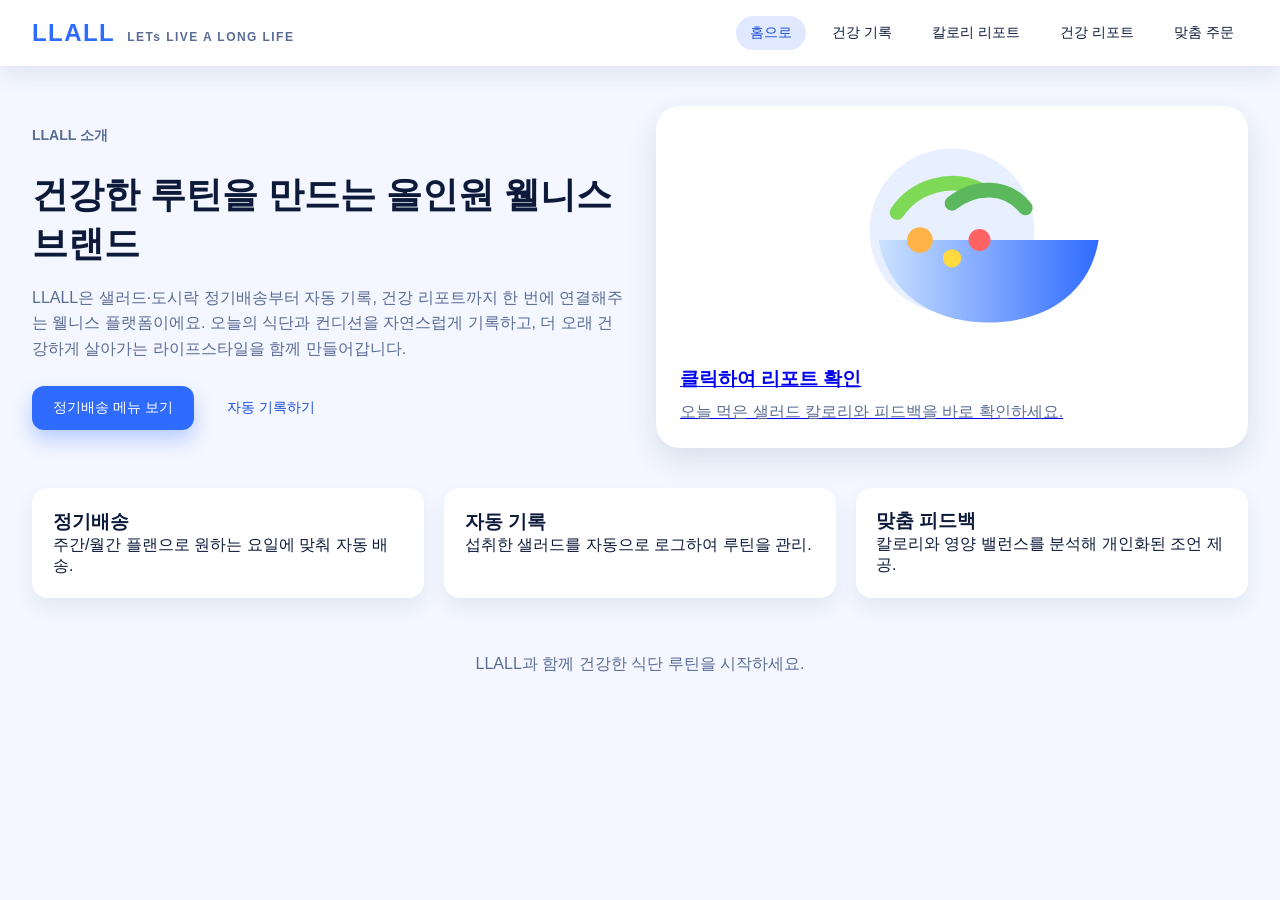
<file: index.html>
<!DOCTYPE html>
<html lang="ko">
  <head>
    <meta charset="UTF-8" />
    <meta name="viewport" content="width=device-width, initial-scale=1.0" />
    <title>LLALL 샐러드 정기배송</title>
    <link rel="stylesheet" href="styles.css" />
  </head>
  <body>
    <header class="top-bar">
      <div class="brand">
        LLALL
        <span class="brand-tagline">LETs LIVE A LONG LIFE</span>
      </div>
      <nav class="nav">
        <a class="nav-link active" href="index.html">홈으로</a>
        <a class="nav-link" href="health.html">건강 기록</a>
        <a class="nav-link" href="report.html">칼로리 리포트</a>
        <a class="nav-link" href="health-report.html">건강 리포트</a>
        <a class="nav-link" href="order.html">맞춤 주문</a>
      </nav>
    </header>

    <main>
      <section class="page active">
        <div class="hero">
          <div class="hero-text">
            <p class="eyebrow">LLALL 소개</p>
            <h1>건강한 루틴을 만드는 올인원 웰니스 브랜드</h1>
            <p>
              LLALL은 샐러드·도시락 정기배송부터 자동 기록, 건강 리포트까지 한
              번에 연결해주는 웰니스 플랫폼이에요. 오늘의 식단과 컨디션을
              자연스럽게 기록하고, 더 오래 건강하게 살아가는 라이프스타일을
              함께 만들어갑니다.
            </p>
            <div class="hero-actions">
              <button class="button primary toggle-button" data-toggle="delivery">
                정기배송 메뉴 보기
              </button>
              <button class="button ghost toggle-button" data-toggle="auto-log">
                자동 기록하기
              </button>
            </div>
          </div>
          <a class="salad-card" href="report.html" aria-label="샐러드 리포트 보기">
            <svg viewBox="0 0 240 240" role="img" aria-labelledby="saladTitle">
              <title id="saladTitle">신선한 샐러드 그림</title>
              <defs>
                <linearGradient id="bowl" x1="0" x2="1">
                  <stop offset="0" stop-color="#cbe2ff" />
                  <stop offset="1" stop-color="#2f6bff" />
                </linearGradient>
              </defs>
              <circle cx="120" cy="110" r="90" fill="#e8f0ff" />
              <path
                d="M40 120c10 60 60 90 120 90s110-30 120-90"
                fill="url(#bowl)"
              />
              <path
                d="M60 90c20-30 60-40 90-25"
                fill="none"
                stroke="#7ed957"
                stroke-width="16"
                stroke-linecap="round"
              />
              <path
                d="M120 80c25-20 60-20 80 5"
                fill="none"
                stroke="#5cb85c"
                stroke-width="16"
                stroke-linecap="round"
              />
              <circle cx="85" cy="120" r="14" fill="#ffb347" />
              <circle cx="150" cy="120" r="12" fill="#ff6363" />
              <circle cx="120" cy="140" r="10" fill="#ffd93d" />
            </svg>
            <div class="salad-info">
              <h3>클릭하여 리포트 확인</h3>
              <p>오늘 먹은 샐러드 칼로리와 피드백을 바로 확인하세요.</p>
            </div>
          </a>
        </div>
        <div class="feature-grid">
          <div class="feature link-card">
            <h3>정기배송</h3>
            <p>주간/월간 플랜으로 원하는 요일에 맞춰 자동 배송.</p>
          </div>
          <div class="feature link-card">
            <h3>자동 기록</h3>
            <p>섭취한 샐러드를 자동으로 로그하여 루틴을 관리.</p>
          </div>
          <div class="feature">
            <h3>맞춤 피드백</h3>
            <p>칼로리와 영양 밸런스를 분석해 개인화된 조언 제공.</p>
          </div>
        </div>

        <div class="sub-section" id="delivery" aria-live="polite">
          <div class="section-header">
            <h2>정기배송 샐러드 &amp; 도시락 리스트</h2>
            <p>선택한 메뉴는 주간 배송 플랜에 자동으로 담겨요.</p>
          </div>
          <div class="menu-grid">
            <article class="menu-card link-card">
              <h3>클래식 그린 샐러드</h3>
              <p>로메인 + 방울토마토 + 발사믹</p>
              <span>280 kcal</span>
            </article>
            <article class="menu-card link-card">
              <h3>치킨 프로틴 도시락</h3>
              <p>닭가슴살 + 현미 + 구운 야채</p>
              <span>520 kcal</span>
            </article>
            <article class="menu-card link-card">
              <h3>비건 컬러 샐러드</h3>
              <p>퀴노아 + 아보카도 + 렌틸</p>
              <span>340 kcal</span>
            </article>
            <article class="menu-card link-card">
              <h3>연어 오메가 도시락</h3>
              <p>연어 + 브로콜리 + 고구마</p>
              <span>480 kcal</span>
            </article>
          </div>
        </div>

        <div class="sub-section" id="auto-log" aria-live="polite">
          <div class="section-header">
            <h2>오늘 먹은 샐러드 체크</h2>
            <p>오늘 섭취한 메뉴를 선택하면 자동 기록이 저장됩니다.</p>
          </div>
          <div class="log-grid">
            <label class="log-card link-card">
              <input type="checkbox" />
              <div>
                <h3>클래식 그린 샐러드</h3>
                <p>신선한 채소와 가벼운 드레싱</p>
              </div>
            </label>
            <label class="log-card link-card">
              <input type="checkbox" />
              <div>
                <h3>치킨 프로틴 샐러드</h3>
                <p>단백질 충전 메뉴</p>
              </div>
            </label>
            <label class="log-card link-card">
              <input type="checkbox" />
              <div>
                <h3>비건 컬러 샐러드</h3>
                <p>식물성 단백질과 슈퍼푸드</p>
              </div>
            </label>
          </div>
          <div class="page-actions">
            <a class="button primary" href="report.html">오늘 기록 리포트</a>
            <a class="button ghost" href="health.html">건강 기록으로</a>
          </div>
        </div>
      </section>
    </main>

    <footer class="footer">
      <p>LLALL과 함께 건강한 식단 루틴을 시작하세요.</p>
    </footer>
    <script src="script.js"></script>
  </body>
</html>
</file>
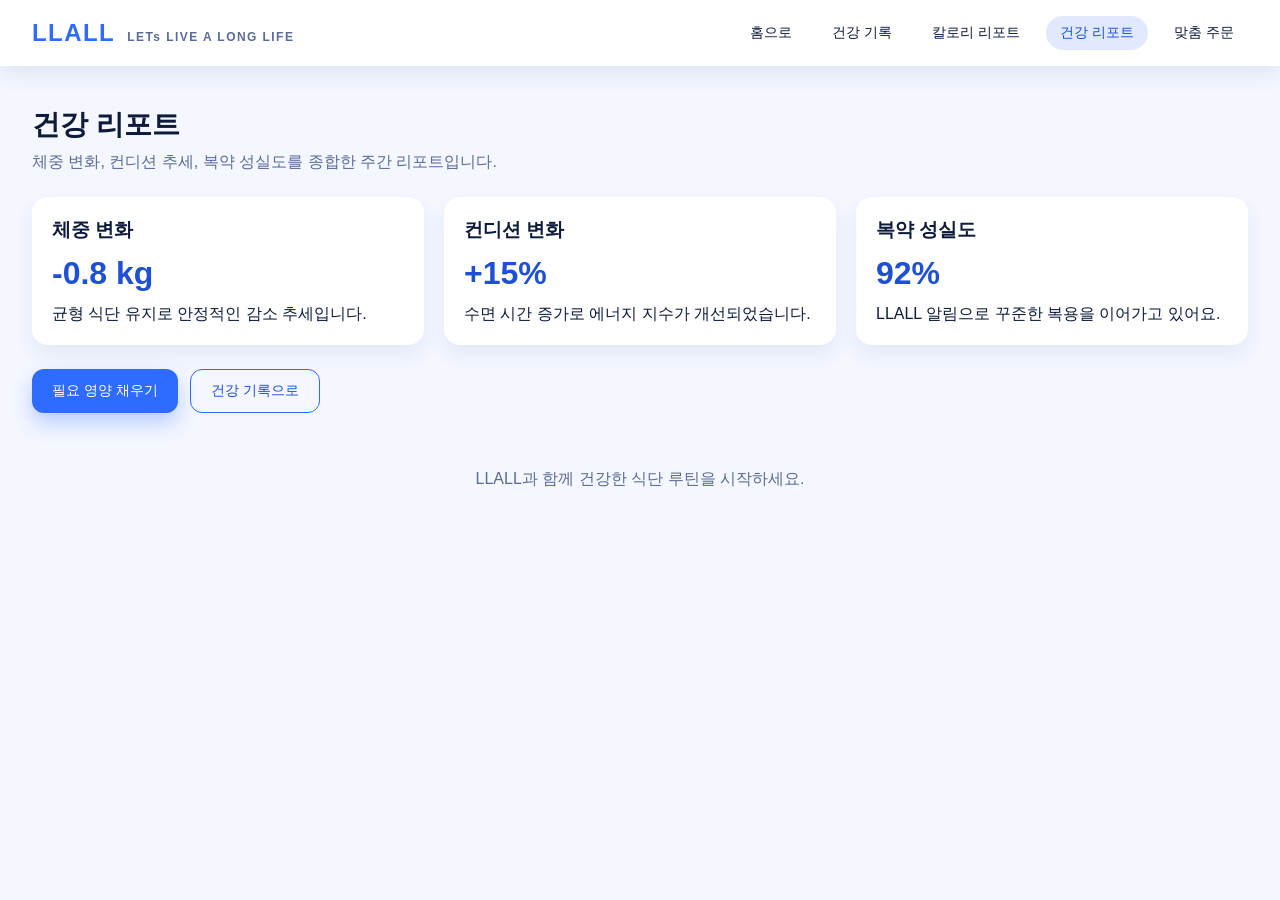
<file: health-report.html>
<!DOCTYPE html>
<html lang="ko">
  <head>
    <meta charset="UTF-8" />
    <meta name="viewport" content="width=device-width, initial-scale=1.0" />
    <title>LLALL 건강 리포트</title>
    <link rel="stylesheet" href="styles.css" />
  </head>
  <body>
    <header class="top-bar">
      <div class="brand">
        LLALL
        <span class="brand-tagline">LETs LIVE A LONG LIFE</span>
      </div>
      <nav class="nav">
        <a class="nav-link" href="index.html">홈으로</a>
        <a class="nav-link" href="health.html">건강 기록</a>
        <a class="nav-link" href="report.html">칼로리 리포트</a>
        <a class="nav-link active" href="health-report.html">건강 리포트</a>
        <a class="nav-link" href="order.html">맞춤 주문</a>
      </nav>
    </header>

    <main>
      <section class="page active">
        <div class="page-header">
          <h2>건강 리포트</h2>
          <p>체중 변화, 컨디션 추세, 복약 성실도를 종합한 주간 리포트입니다.</p>
        </div>
        <div class="report-grid">
          <div class="report-card">
            <h3>체중 변화</h3>
            <p class="metric">-0.8 kg</p>
            <p>균형 식단 유지로 안정적인 감소 추세입니다.</p>
          </div>
          <div class="report-card">
            <h3>컨디션 변화</h3>
            <p class="metric">+15%</p>
            <p>수면 시간 증가로 에너지 지수가 개선되었습니다.</p>
          </div>
          <div class="report-card">
            <h3>복약 성실도</h3>
            <p class="metric">92%</p>
            <p>LLALL 알림으로 꾸준한 복용을 이어가고 있어요.</p>
          </div>
        </div>
        <div class="page-actions">
          <a class="button primary" href="order.html">필요 영양 채우기</a>
          <a class="button ghost" href="health.html">건강 기록으로</a>
        </div>
      </section>
    </main>

    <footer class="footer">
      <p>LLALL과 함께 건강한 식단 루틴을 시작하세요.</p>
    </footer>
  </body>
</html>
</file>
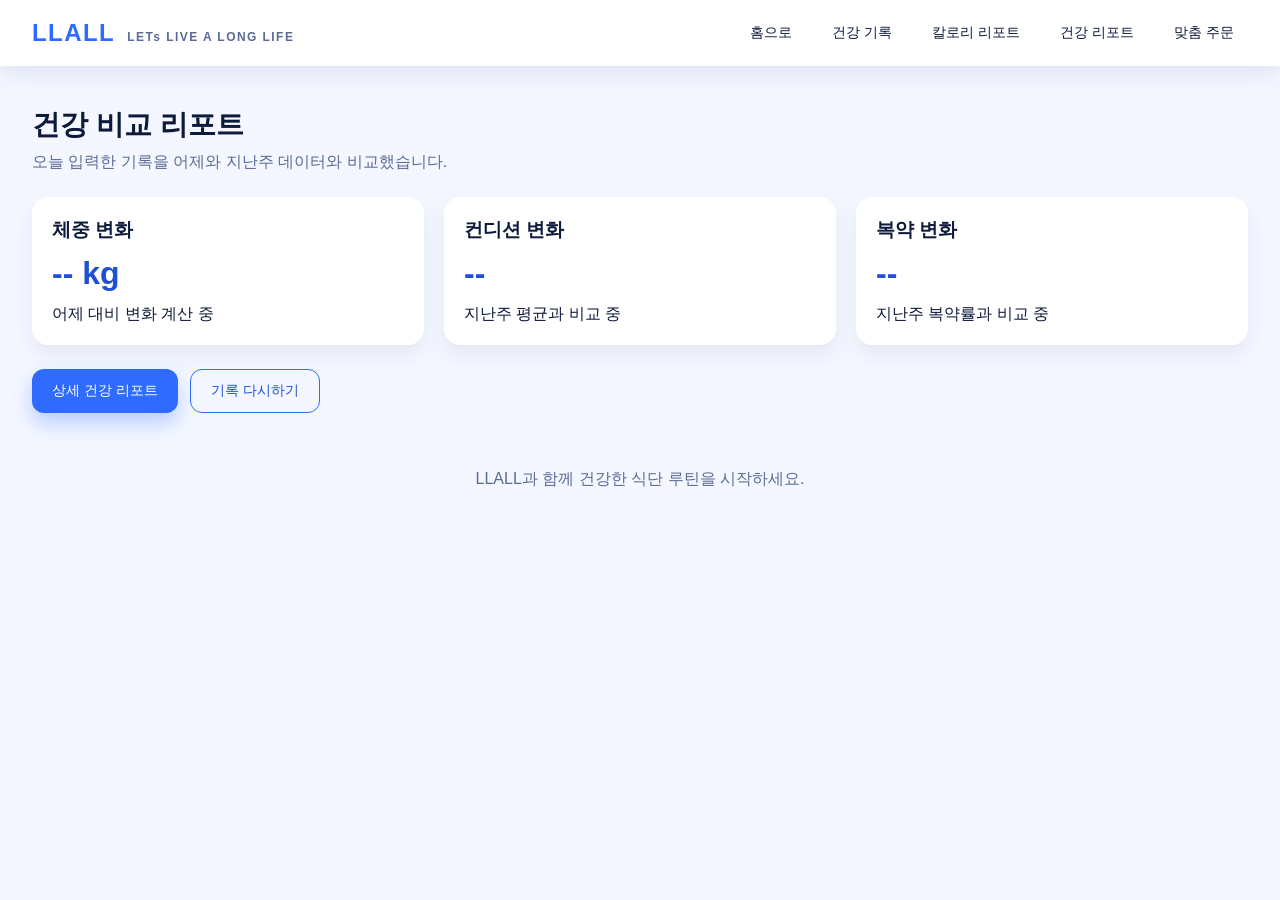
<file: health-summary.html>
<!DOCTYPE html>
<html lang="ko">
  <head>
    <meta charset="UTF-8" />
    <meta name="viewport" content="width=device-width, initial-scale=1.0" />
    <title>LLALL 건강 비교 리포트</title>
    <link rel="stylesheet" href="styles.css" />
  </head>
  <body>
    <header class="top-bar">
      <div class="brand">
        LLALL
        <span class="brand-tagline">LETs LIVE A LONG LIFE</span>
      </div>
      <nav class="nav">
        <a class="nav-link" href="index.html">홈으로</a>
        <a class="nav-link" href="health.html">건강 기록</a>
        <a class="nav-link" href="report.html">칼로리 리포트</a>
        <a class="nav-link" href="health-report.html">건강 리포트</a>
        <a class="nav-link" href="order.html">맞춤 주문</a>
      </nav>
    </header>

    <main>
      <section class="page active">
        <div class="page-header">
          <h2>건강 비교 리포트</h2>
          <p>오늘 입력한 기록을 어제와 지난주 데이터와 비교했습니다.</p>
        </div>
        <div class="report-grid">
          <div class="report-card">
            <h3>체중 변화</h3>
            <p class="metric" id="summary-weight">-- kg</p>
            <p id="summary-weight-compare">어제 대비 변화 계산 중</p>
          </div>
          <div class="report-card">
            <h3>컨디션 변화</h3>
            <p class="metric" id="summary-condition">--</p>
            <p id="summary-condition-compare">지난주 평균과 비교 중</p>
          </div>
          <div class="report-card">
            <h3>복약 변화</h3>
            <p class="metric" id="summary-medication">--</p>
            <p id="summary-medication-compare">지난주 복약률과 비교 중</p>
          </div>
        </div>
        <div class="page-actions">
          <a class="button primary" href="health-report.html">상세 건강 리포트</a>
          <a class="button ghost" href="health.html">기록 다시하기</a>
        </div>
      </section>
    </main>

    <footer class="footer">
      <p>LLALL과 함께 건강한 식단 루틴을 시작하세요.</p>
    </footer>
    <script src="script.js"></script>
  </body>
</html>
</file>
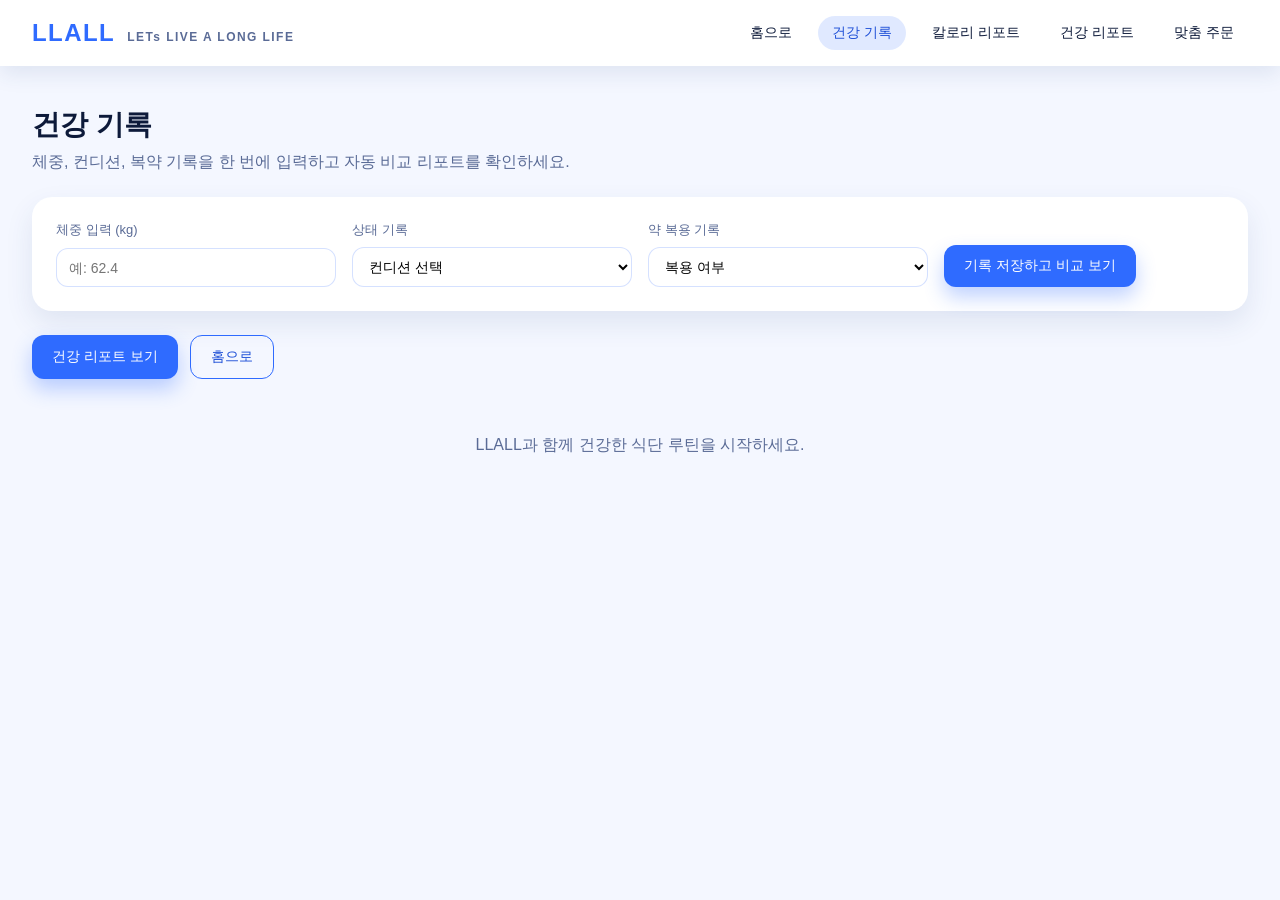
<file: health.html>
<!DOCTYPE html>
<html lang="ko">
  <head>
    <meta charset="UTF-8" />
    <meta name="viewport" content="width=device-width, initial-scale=1.0" />
    <title>LLALL 건강 기록</title>
    <link rel="stylesheet" href="styles.css" />
  </head>
  <body>
    <header class="top-bar">
      <div class="brand">
        LLALL
        <span class="brand-tagline">LETs LIVE A LONG LIFE</span>
      </div>
      <nav class="nav">
        <a class="nav-link" href="index.html">홈으로</a>
        <a class="nav-link active" href="health.html">건강 기록</a>
        <a class="nav-link" href="report.html">칼로리 리포트</a>
        <a class="nav-link" href="health-report.html">건강 리포트</a>
        <a class="nav-link" href="order.html">맞춤 주문</a>
      </nav>
    </header>

    <main>
      <section class="page active">
        <div class="page-header">
          <h2>건강 기록</h2>
          <p>체중, 컨디션, 복약 기록을 한 번에 입력하고 자동 비교 리포트를 확인하세요.</p>
        </div>
        <form class="record-form" id="health-form">
          <label class="form-field">
            <span>체중 입력 (kg)</span>
            <input type="number" step="0.1" min="30" max="200" name="weight" placeholder="예: 62.4" required />
          </label>
          <label class="form-field">
            <span>상태 기록</span>
            <select name="condition" required>
              <option value="">컨디션 선택</option>
              <option value="좋음">좋음</option>
              <option value="보통">보통</option>
              <option value="피곤">피곤</option>
            </select>
          </label>
          <label class="form-field">
            <span>약 복용 기록</span>
            <select name="medication" required>
              <option value="">복용 여부</option>
              <option value="복용 완료">복용 완료</option>
              <option value="부분 복용">부분 복용</option>
              <option value="미복용">미복용</option>
            </select>
          </label>
          <button class="button primary" type="submit">기록 저장하고 비교 보기</button>
        </form>
        <div class="page-actions">
          <a class="button primary" href="health-report.html">건강 리포트 보기</a>
          <a class="button ghost" href="index.html">홈으로</a>
        </div>
      </section>
    </main>

    <footer class="footer">
      <p>LLALL과 함께 건강한 식단 루틴을 시작하세요.</p>
    </footer>
    <script src="script.js"></script>
  </body>
</html>
</file>
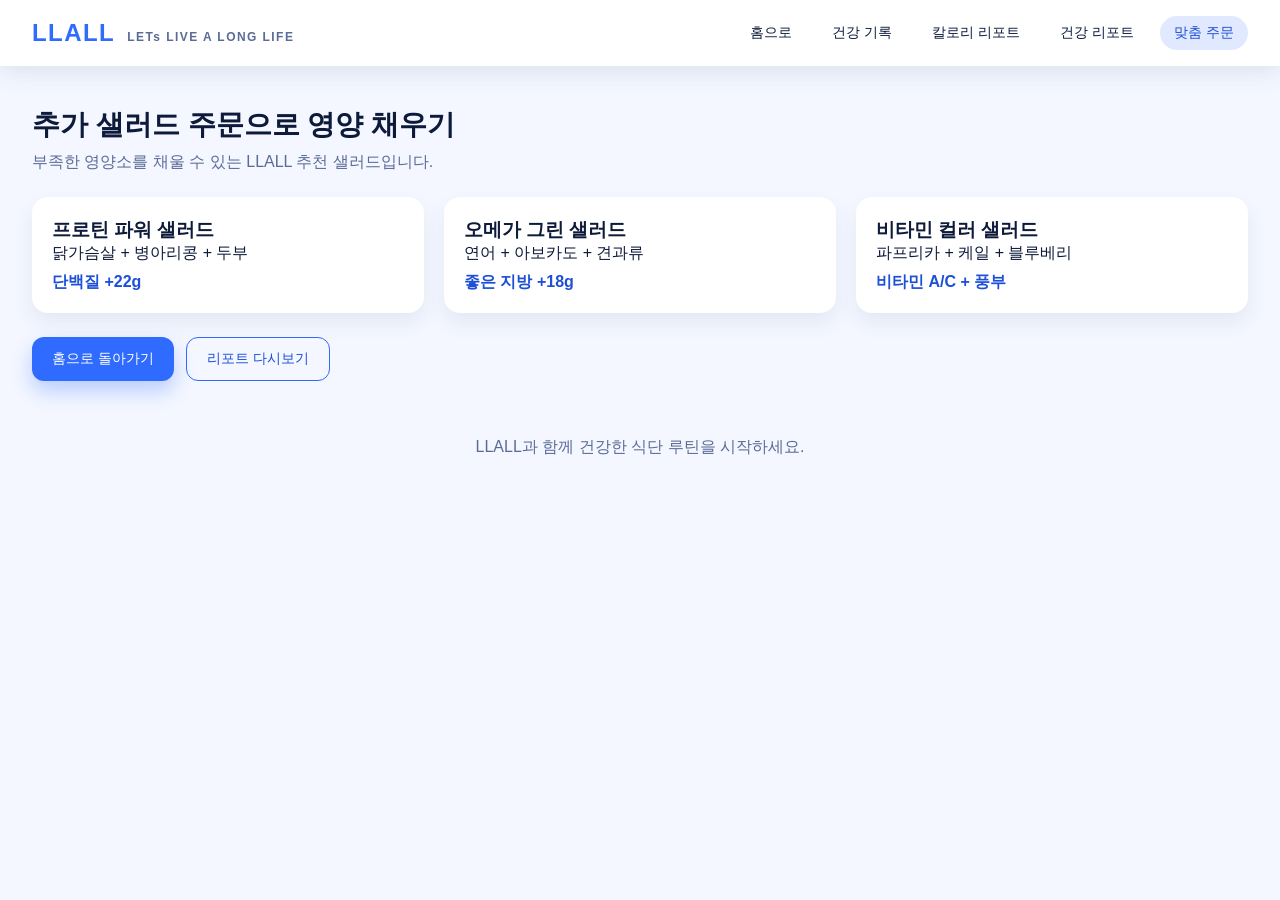
<file: order.html>
<!DOCTYPE html>
<html lang="ko">
  <head>
    <meta charset="UTF-8" />
    <meta name="viewport" content="width=device-width, initial-scale=1.0" />
    <title>LLALL 맞춤 주문</title>
    <link rel="stylesheet" href="styles.css" />
  </head>
  <body>
    <header class="top-bar">
      <div class="brand">
        LLALL
        <span class="brand-tagline">LETs LIVE A LONG LIFE</span>
      </div>
      <nav class="nav">
        <a class="nav-link" href="index.html">홈으로</a>
        <a class="nav-link" href="health.html">건강 기록</a>
        <a class="nav-link" href="report.html">칼로리 리포트</a>
        <a class="nav-link" href="health-report.html">건강 리포트</a>
        <a class="nav-link active" href="order.html">맞춤 주문</a>
      </nav>
    </header>

    <main>
      <section class="page active">
        <div class="page-header">
          <h2>추가 샐러드 주문으로 영양 채우기</h2>
          <p>부족한 영양소를 채울 수 있는 LLALL 추천 샐러드입니다.</p>
        </div>
        <div class="order-grid">
          <article class="order-card">
            <h3>프로틴 파워 샐러드</h3>
            <p>닭가슴살 + 병아리콩 + 두부</p>
            <span>단백질 +22g</span>
          </article>
          <article class="order-card">
            <h3>오메가 그린 샐러드</h3>
            <p>연어 + 아보카도 + 견과류</p>
            <span>좋은 지방 +18g</span>
          </article>
          <article class="order-card">
            <h3>비타민 컬러 샐러드</h3>
            <p>파프리카 + 케일 + 블루베리</p>
            <span>비타민 A/C + 풍부</span>
          </article>
        </div>
        <div class="page-actions">
          <a class="button primary" href="index.html">홈으로 돌아가기</a>
          <a class="button ghost" href="report.html">리포트 다시보기</a>
        </div>
      </section>
    </main>

    <footer class="footer">
      <p>LLALL과 함께 건강한 식단 루틴을 시작하세요.</p>
    </footer>
  </body>
</html>
</file>
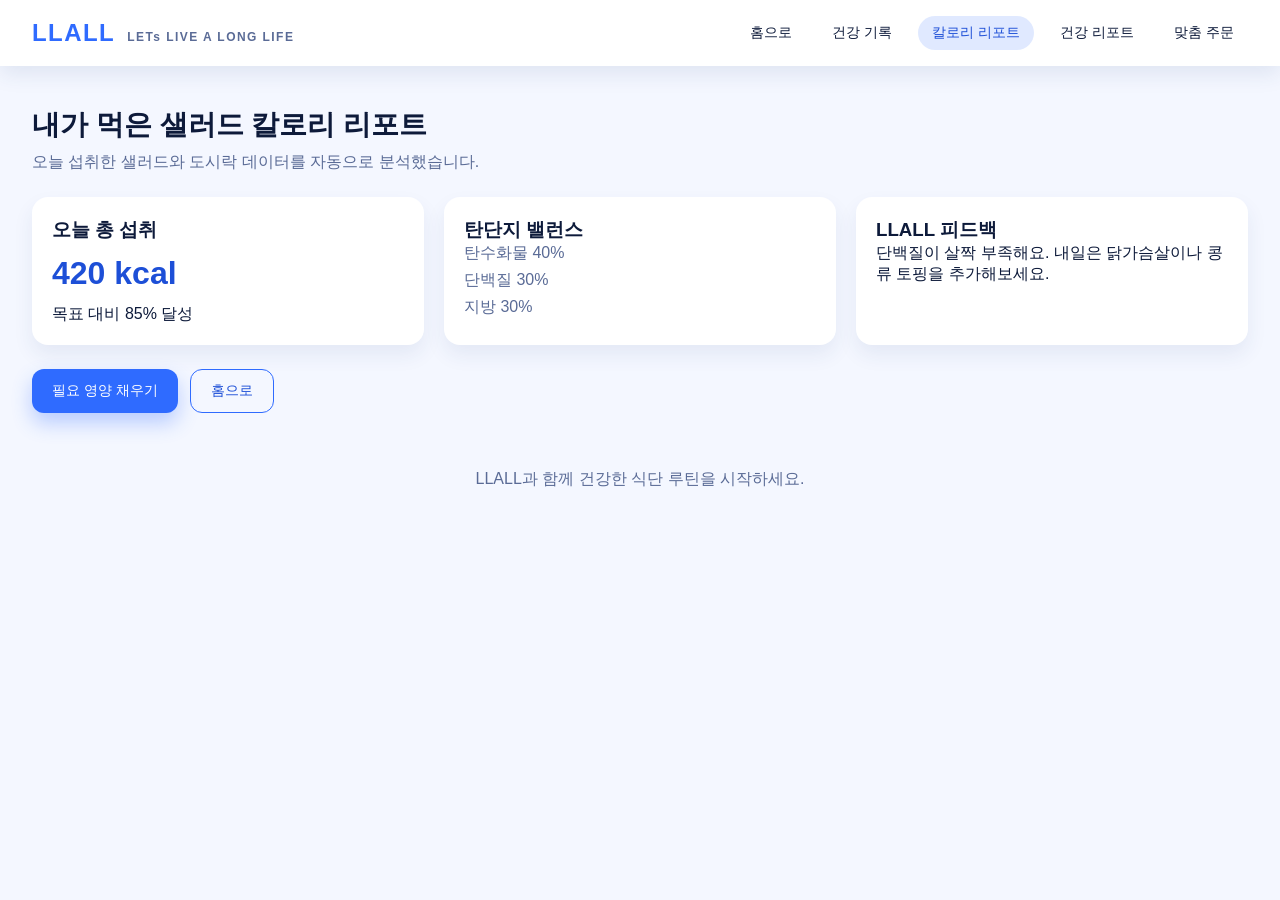
<file: report.html>
<!DOCTYPE html>
<html lang="ko">
  <head>
    <meta charset="UTF-8" />
    <meta name="viewport" content="width=device-width, initial-scale=1.0" />
    <title>LLALL 칼로리 리포트</title>
    <link rel="stylesheet" href="styles.css" />
  </head>
  <body>
    <header class="top-bar">
      <div class="brand">
        LLALL
        <span class="brand-tagline">LETs LIVE A LONG LIFE</span>
      </div>
      <nav class="nav">
        <a class="nav-link" href="index.html">홈으로</a>
        <a class="nav-link" href="health.html">건강 기록</a>
        <a class="nav-link active" href="report.html">칼로리 리포트</a>
        <a class="nav-link" href="health-report.html">건강 리포트</a>
        <a class="nav-link" href="order.html">맞춤 주문</a>
      </nav>
    </header>

    <main>
      <section class="page active">
        <div class="page-header">
          <h2>내가 먹은 샐러드 칼로리 리포트</h2>
          <p>오늘 섭취한 샐러드와 도시락 데이터를 자동으로 분석했습니다.</p>
        </div>
        <div class="report-grid">
          <div class="report-card">
            <h3>오늘 총 섭취</h3>
            <p class="metric">420 kcal</p>
            <p>목표 대비 85% 달성</p>
          </div>
          <div class="report-card">
            <h3>탄단지 밸런스</h3>
            <ul>
              <li>탄수화물 40%</li>
              <li>단백질 30%</li>
              <li>지방 30%</li>
            </ul>
          </div>
          <div class="report-card">
            <h3>LLALL 피드백</h3>
            <p>
              단백질이 살짝 부족해요. 내일은 닭가슴살이나 콩류 토핑을
              추가해보세요.
            </p>
          </div>
        </div>
        <div class="page-actions">
          <a class="button primary" href="order.html">필요 영양 채우기</a>
          <a class="button ghost" href="index.html">홈으로</a>
        </div>
      </section>
    </main>

    <footer class="footer">
      <p>LLALL과 함께 건강한 식단 루틴을 시작하세요.</p>
    </footer>
  </body>
</html>
</file>
<file: styles.css>
:root {
  color-scheme: only light;
  --brand-blue: #2f6bff;
  --brand-blue-dark: #1d4fd7;
  --bg: #f4f7ff;
  --text: #0d1a3a;
  --muted: #5a6b96;
  --card: #ffffff;
  font-family: "Pretendard", "Noto Sans KR", sans-serif;
}

* {
  box-sizing: border-box;
  margin: 0;
  padding: 0;
}

body {
  background: var(--bg);
  color: var(--text);
  min-height: 100vh;
}

.top-bar {
  position: sticky;
  top: 0;
  z-index: 10;
  display: flex;
  align-items: center;
  justify-content: space-between;
  padding: 16px 32px;
  background: var(--card);
  box-shadow: 0 8px 20px rgba(35, 65, 130, 0.1);
}

.brand {
  font-size: 24px;
  font-weight: 700;
  color: var(--brand-blue);
  letter-spacing: 0.06em;
  display: flex;
  align-items: baseline;
  gap: 12px;
}

.brand-tagline {
  font-size: 12px;
  font-weight: 600;
  color: var(--muted);
  letter-spacing: 0.12em;
}

.nav {
  display: flex;
  gap: 12px;
}

.nav-link {
  border: none;
  background: transparent;
  color: var(--text);
  font-size: 14px;
  padding: 8px 14px;
  border-radius: 999px;
  cursor: pointer;
  text-decoration: none;
  transition: background 0.2s ease, color 0.2s ease;
}

.nav-link:hover,
.nav-link.active {
  background: rgba(47, 107, 255, 0.15);
  color: var(--brand-blue-dark);
}

main {
  padding: 40px 32px 24px;
}

.page {
  display: none;
  animation: fadeIn 0.3s ease;
}

.page.active {
  display: block;
}

.hero {
  display: grid;
  grid-template-columns: repeat(auto-fit, minmax(280px, 1fr));
  gap: 32px;
  align-items: center;
  margin-bottom: 40px;
}

.hero-text h1 {
  font-size: 36px;
  margin-bottom: 16px;
}

.hero-text p {
  color: var(--muted);
  line-height: 1.6;
  margin-bottom: 24px;
}

.eyebrow {
  font-size: 14px;
  font-weight: 600;
  color: var(--brand-blue-dark);
  margin-bottom: 8px;
}

.hero-actions {
  display: flex;
  flex-wrap: wrap;
  gap: 12px;
}

.button,
.primary,
.ghost {
  border: none;
  padding: 12px 20px;
  border-radius: 12px;
  font-size: 14px;
  cursor: pointer;
}

.button {
  display: inline-flex;
  align-items: center;
  justify-content: center;
  text-decoration: none;
}

.primary {
  background: var(--brand-blue);
  color: #fff;
  box-shadow: 0 10px 20px rgba(47, 107, 255, 0.3);
}

.primary:hover {
  background: var(--brand-blue-dark);
}

.ghost {
  background: transparent;
  border: 1px solid var(--brand-blue);
  color: var(--brand-blue-dark);
}

.salad-card {
  border: none;
  background: var(--card);
  border-radius: 24px;
  padding: 24px;
  cursor: pointer;
  box-shadow: 0 12px 30px rgba(23, 50, 110, 0.12);
  display: grid;
  gap: 16px;
  text-align: left;
}

.salad-card svg {
  width: 100%;
  height: 220px;
}

.salad-info h3 {
  margin-bottom: 8px;
}

.salad-info p {
  color: var(--muted);
  line-height: 1.5;
}

.feature-grid,
.report-grid,
.order-grid,
.record-grid {
  display: grid;
  grid-template-columns: repeat(auto-fit, minmax(220px, 1fr));
  gap: 20px;
}

.section-header {
  margin-bottom: 16px;
}

.section-header h2 {
  font-size: 24px;
  margin-bottom: 6px;
}

.section-header p {
  color: var(--muted);
}

.sub-section {
  margin-top: 32px;
  padding: 24px;
  border-radius: 20px;
  background: rgba(47, 107, 255, 0.08);
  display: none;
}

.sub-section.active {
  display: block;
}

.menu-grid,
.log-grid {
  display: grid;
  grid-template-columns: repeat(auto-fit, minmax(220px, 1fr));
  gap: 16px;
}

.menu-card,
.log-card {
  background: var(--card);
  border-radius: 16px;
  padding: 16px;
  display: grid;
  gap: 8px;
}

.menu-card span {
  color: var(--brand-blue-dark);
  font-weight: 600;
}

.log-card {
  display: flex;
  gap: 12px;
  align-items: flex-start;
}

.log-card input {
  accent-color: var(--brand-blue);
  width: 18px;
  height: 18px;
  margin-top: 4px;
}

.link-card {
  border: 1px solid transparent;
  transition: border 0.2s ease, box-shadow 0.2s ease, transform 0.2s ease;
}

.link-card:hover {
  border-color: rgba(47, 107, 255, 0.5);
  box-shadow: 0 12px 24px rgba(47, 107, 255, 0.15);
  transform: translateY(-2px);
}

.toggle-button {
  border: 1px solid transparent;
}

.toggle-button.active {
  border-color: rgba(47, 107, 255, 0.6);
  box-shadow: 0 10px 20px rgba(47, 107, 255, 0.25);
}

.record-form {
  display: grid;
  grid-template-columns: repeat(auto-fit, minmax(220px, 1fr));
  gap: 16px;
  background: var(--card);
  padding: 24px;
  border-radius: 20px;
  box-shadow: 0 12px 28px rgba(35, 65, 130, 0.1);
}

.form-field {
  display: grid;
  gap: 8px;
  font-size: 13px;
  color: var(--muted);
}

.form-field input,
.form-field select {
  border: 1px solid rgba(47, 107, 255, 0.2);
  border-radius: 12px;
  padding: 10px 12px;
  font-size: 14px;
  background: #fff;
}

.record-form .primary {
  align-self: end;
  justify-self: start;
}

.feature,
.report-card,
.order-card,
.record-card {
  background: var(--card);
  padding: 20px;
  border-radius: 16px;
  box-shadow: 0 10px 20px rgba(35, 65, 130, 0.08);
}

.report-card .metric {
  font-size: 32px;
  font-weight: 700;
  color: var(--brand-blue-dark);
  margin: 12px 0;
}

.record-card .metric {
  font-size: 28px;
  font-weight: 700;
  color: var(--brand-blue-dark);
  margin: 12px 0 6px;
}

.trend {
  font-size: 13px;
  margin-bottom: 16px;
  color: var(--muted);
}

.trend.up {
  color: #1f8b4c;
}

.trend.down {
  color: #d45c4c;
}

.status-list {
  display: grid;
  gap: 8px;
  color: var(--muted);
}

.status-list span {
  background: var(--bg);
  border-radius: 999px;
  padding: 6px 12px;
  font-size: 12px;
  font-weight: 600;
}

.mini-chart {
  display: grid;
  grid-template-columns: repeat(5, 1fr);
  gap: 6px;
  align-items: end;
  height: 70px;
}

.mini-chart span {
  display: block;
  background: rgba(47, 107, 255, 0.25);
  border-radius: 8px 8px 4px 4px;
}

.report-card ul {
  list-style: none;
  display: grid;
  gap: 6px;
  color: var(--muted);
}

.page-header {
  margin-bottom: 24px;
}

.page-header h2 {
  font-size: 28px;
  margin-bottom: 8px;
}

.page-header p {
  color: var(--muted);
}

.page-actions {
  margin-top: 24px;
  display: flex;
  gap: 12px;
  flex-wrap: wrap;
}

.order-card span {
  display: inline-block;
  margin-top: 8px;
  font-weight: 600;
  color: var(--brand-blue-dark);
}

.footer {
  text-align: center;
  padding: 32px 16px 48px;
  color: var(--muted);
}

@keyframes fadeIn {
  from {
    opacity: 0;
    transform: translateY(10px);
  }
  to {
    opacity: 1;
    transform: translateY(0);
  }
}

@media (max-width: 768px) {
  .top-bar {
    flex-direction: column;
    gap: 12px;
  }

  .hero-text h1 {
    font-size: 28px;
  }
}
</file>
